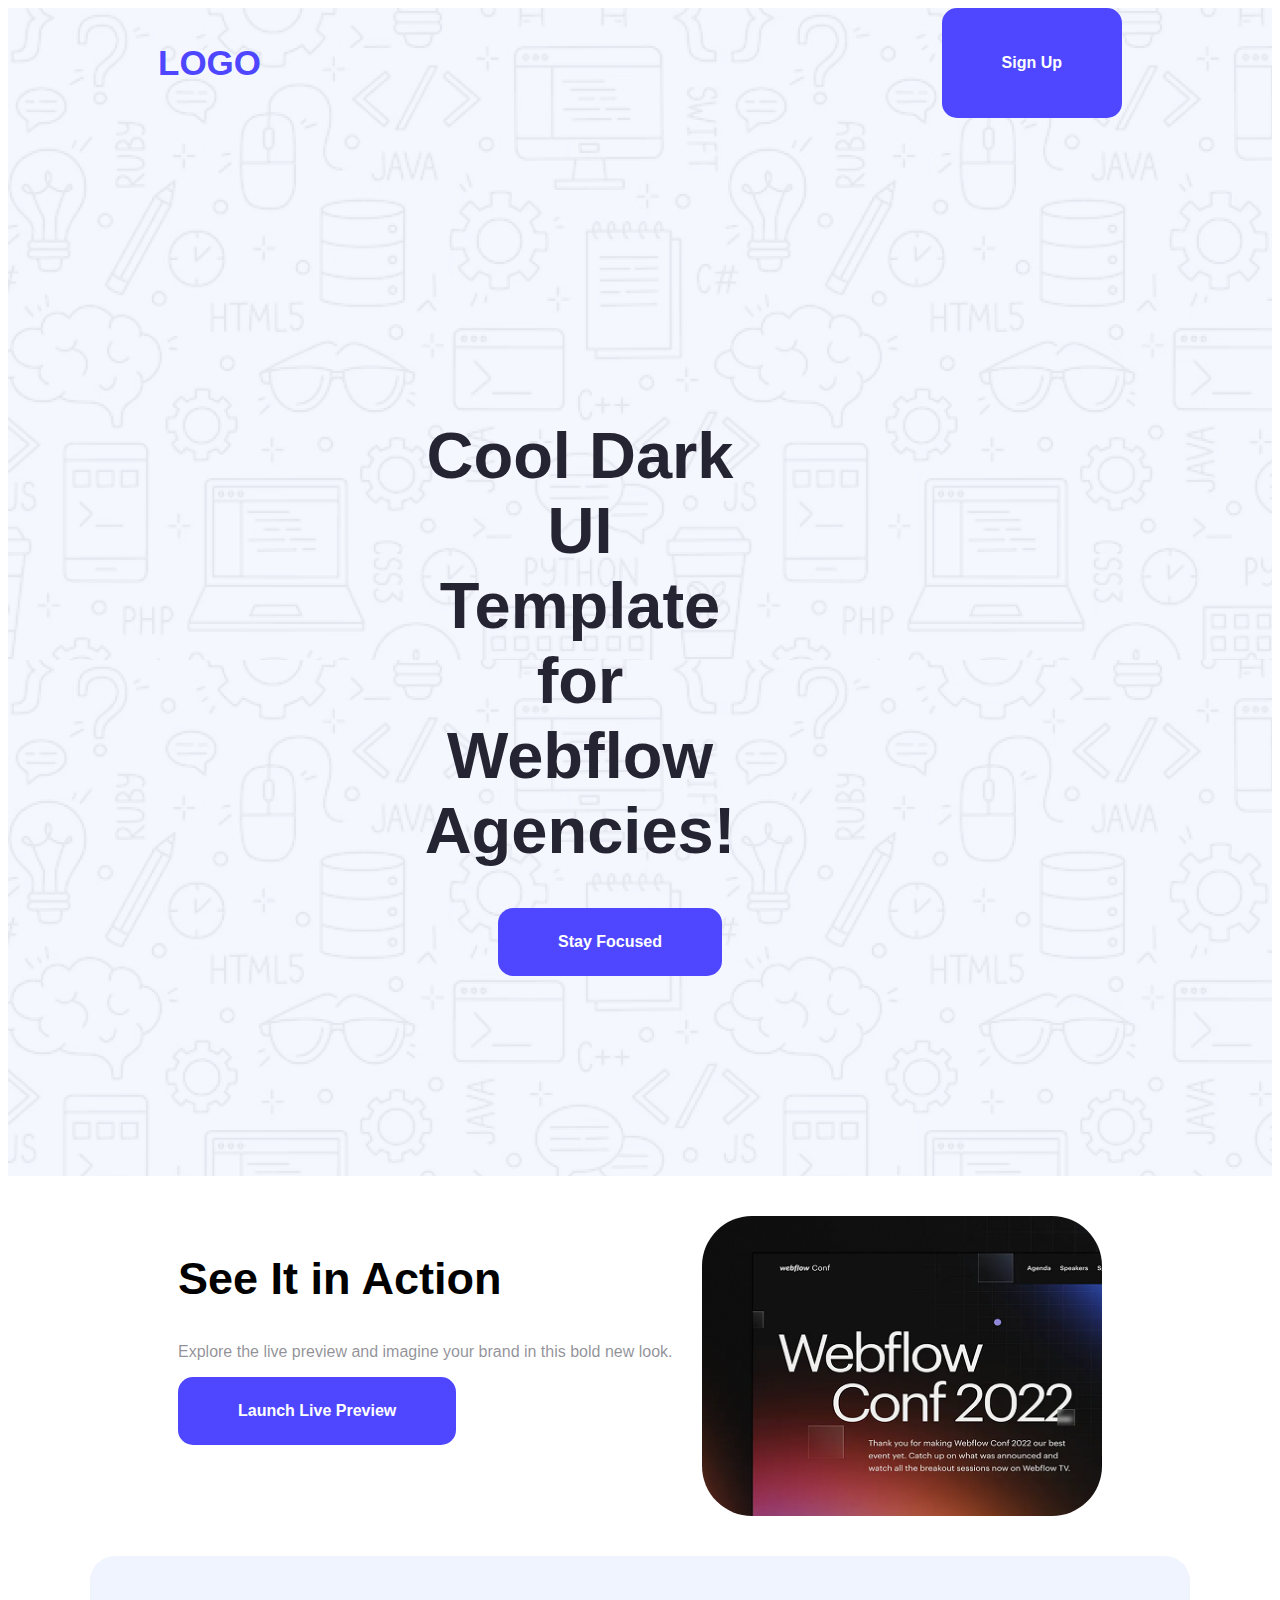
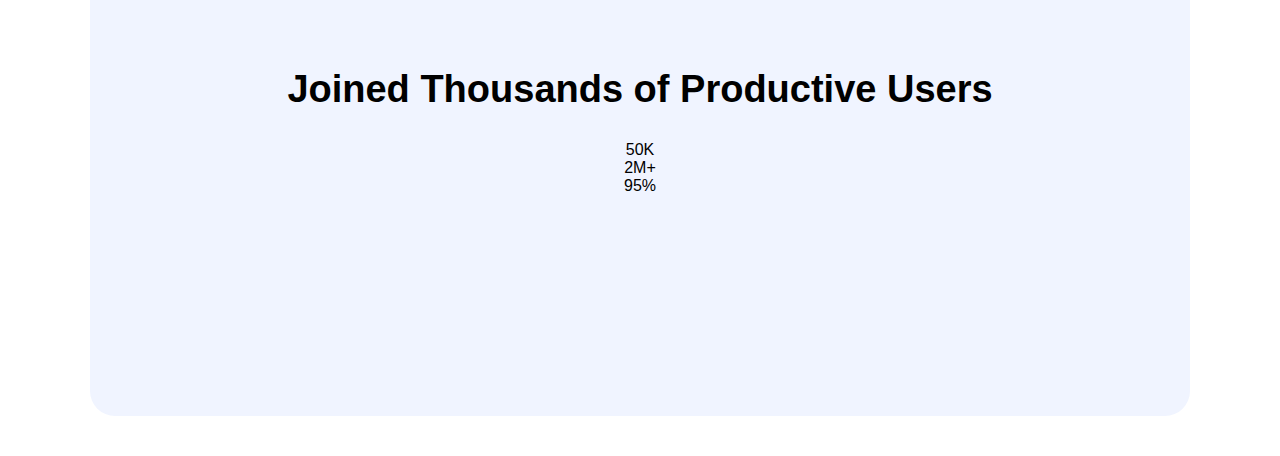
<file: index.html>
<!DOCTYPE html>
<html lang="en">
<head>
    <meta charset="UTF-8">
    <meta name="viewport" content="width=device-width, initial-scale=1.0">
    <title>Assignment One Repository</title>
    <link rel="stylesheet" href="styles/style.css">
</head>
<body class="raleway-normal">
    <header class="header-bg"> 
        <nav>
            <h3 class="logo">LOGO</h3>
            <button class="button-primary btn-1">Sign Up </button>

        </nav>
<section class="banner-section">

<h1 class="banner-heading">Cool Dark UI Template for Webflow Agencies!</h1>
<button class="button-primary btn-2">Stay Focused</button>

</section>

 </header>

 <!-- Action section -->
  <section class="action-section">
<div>
<h2 class="action-heading">See It in Action</h2>
<p class="action-para">Explore the live preview and imagine your brand in this bold new look.</p>
<button class="button-primary">Launch Live Preview</button>
</div>
<img class="section-img" src="Assets/wc-mini.png" width="400px" height="300px"  alt="">

  </section>

  <!-- productive user section -->

  <section class="productive-section">
<h2 class="productive-heading">Joined Thousands of Productive Users</h2>
<div class="productive-div">
    
<div>
50K
</div>
<div>
2M+
</div>

<div>
95%
</div>

</div>

  </section>

</body>
</html>
</file>
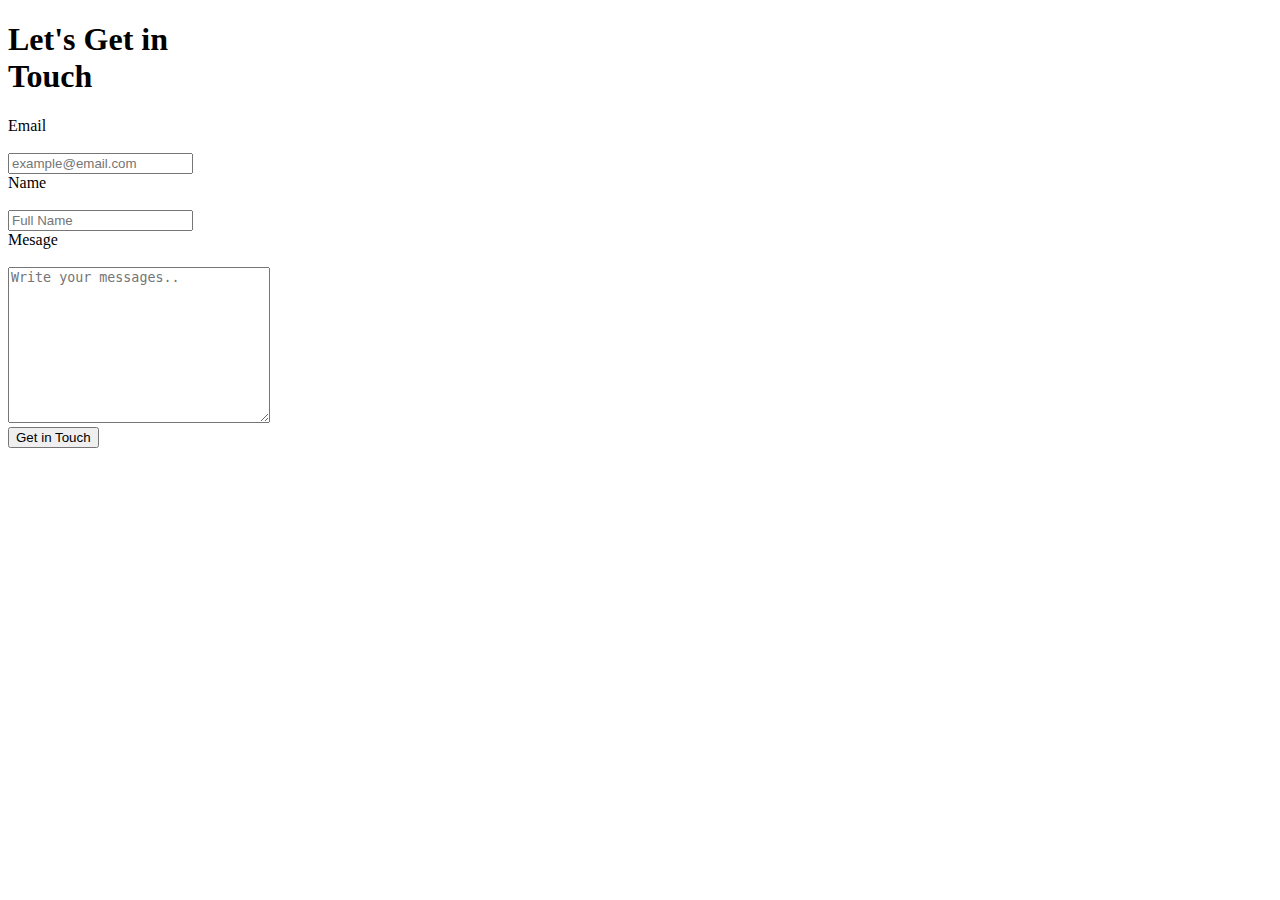
<file: practice.html>
<!DOCTYPE html>
 <html lang="en">
 <head>
    <meta charset="UTF-8">
    <meta name="viewport" content="width=device-width, initial-scale=1.0">
    <title>Assignment-1</title>
    <link rel="stylesheet" href="styles/practice.css">
 </head>
 <body>
<div class="main-form">
    <h1>Let's Get in<br>Touch</h1>
    <form action="">

<label for="email">Email</label><br><br>
<input placeholder="example@email.com" type="email" name="" id=""><br>

<label for="email">Name</label><br><br>
<input placeholder="Full Name" type="text" name="" id=""><br>

<label for="message">Mesage</label><br><br>
<textarea placeholder="Write your messages.." name="" id="" cols="30" rows="10"></textarea><br>
<button type="submit">Get in Touch</button>





    </form>

</div>
    
 </body>
 </html>
</file>
<file: styles/style.css>
body{

  font-family: "Raleway", sans-serif;
}

main{
     background-color: #f5f8ff;
}

.action-section,
.productive-section{
    margin: 40px auto;
}



/* nav style */

nav{
    display: flex;
    justify-content: space-between;
    margin-right: 150px;
    margin-left: 150px;
    margin-bottom: 150px;

}


/* header style */

.header-bg{
    background-image:url('../Assets/Hero-bg.png') ;
}
.logo{
    color: rgba(78, 71, 255, 1);
    font-size: 35px;
  font-family: "Inter", sans-serif;
  /* font-optical-sizing: auto; */
  font-weight:bolder;
  /* font-style: normal; */
}

.banner-section,h1{
    text-align: center;
    margin: 300px 260px 35px 200px;
}
/* banner heading style */

.banner-heading{
  font-family: "Raleway", sans-serif;
  font-optical-sizing: auto;
  font-weight: bold;
  font-style: normal;
  font-size: 65px;
  text-align: center;
  margin-bottom: 40px;
  color: rgba(37, 36, 50, 1);
}


/* button style */
.button-primary{
color:rgba(255, 255, 255, 1);
font-size: 16px;
font-weight: bold;
padding:25px 60px;
border-radius: 15px;
border: none;
background-color: rgba(78, 71, 255, 1);



}
.btn-2{
    margin-bottom: 200px;
}

/* section-style */
.action-section{
    display: flex;
    justify-content: space-between;
    margin-right: 170px;
    margin-left: 170px;
}
.section-img{
    border-radius: 50px;
}
.action-para{
    color: rgba(37, 36, 50, 0.5);
} 
.action-heading{
    font-size:45px;
    font-weight: bold;
}
/* productive style */

.productive-section{
    background-color: #f0f4ff;
    padding: 80px 50px;
    border-radius: 25px;
    text-align: center;
    max-width: 1000px;
    margin: 40px auto;
    box-shadow: ;
    height: 300px;
    width: 1000px;
}

.productive-section h2{
font-weight:bold;
font-size: 38px;
margin-bottom: 30px;
text-align: center;
}

 .productive-section-container{
    display: flex;
    justify-content: space-around;
    flex-wrap: wrap;
    gap: 20px;
 }
    .productive-box{
        font-size: 80px;
        font-weight: bold;
        margin-bottom: 0px;
        text-align: center;
        flex-wrap: wrap;
    }
    .productive-box p{
        font-size: 20px;
        font-weight: normal;
    }

/* .productive-section{
    text-align: center;
    margin-right: 160px;
    margin-left: 140px;
    display: flex;
    gap: 160px;
} */

/* get in touch section */

.form-section{
    display: flex;
    text-align: center;
    justify-content: space-between;
    gap: ;
}

.form-title{
    font-size: 90px;
    font-weight: bold;
}

/* footer style */

  .form-section input[type="text"], footer input[type="email"], footer textarea{
height: 65px;
border-radius: 5px;
background-color: white;
display: block;
width: 100%;
padding:10px 20px;
margin-bottom: 24px;
border: none;

  }
  footer{
    text-align: center;
  }
  footer ul li {
    
    list-style-type: none;  
  }
  footer ul li a{
    text-decoration: none;
  }
</file>
<file: styles/practice.css>
/* nav style */
 nav{
    display: flex;
    border: 2px solid green;
    justify-content: space-between;
    max-width: 1140px;

}
.nav-logo{
color: rgba(78, 71, 255, 1);
}

.nav-btn{
   background-color: rgba(78, 71, 255, 1);
cursor: pointer; 
color:rgba(255, 255, 255, 1);
width: 60px;
height: 40px;

}
</file>
